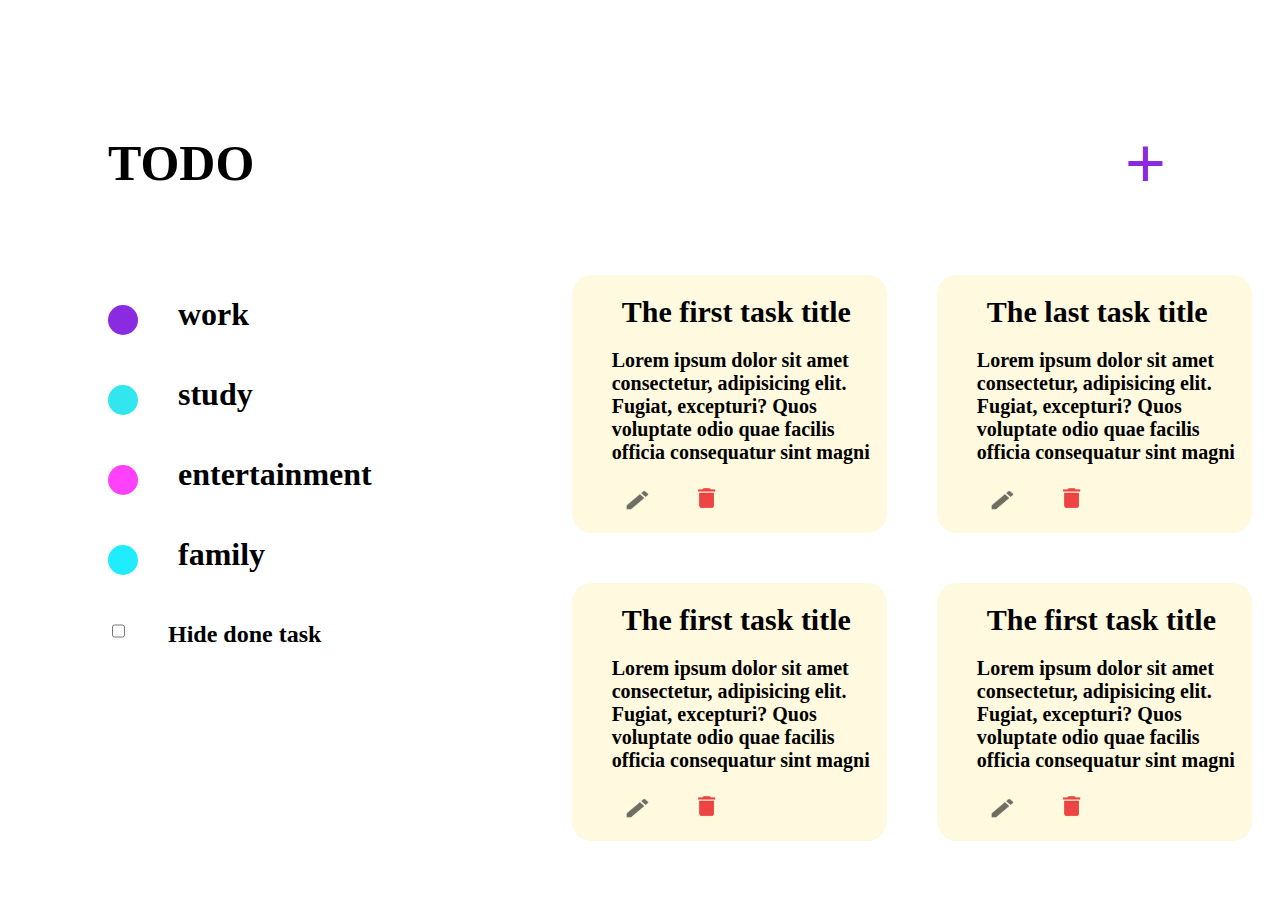
<file: index.html>
<!DOCTYPE html>
<html lang="en">
<head>
    <meta charset="UTF-8">
    <meta name="viewport" content="width=device-width, initial-scale=1.0">
    <title>Document</title>
    <link rel="stylesheet" href="./style.css">
</head>
<body>
    <div class="all">
        <h1 class="h11">TODO</h1>
        <button class="btnADD">+</button>
    </div>
    <div class="big">
        <div style="margin-left: 100px;">
            <div class="simpl">
                <p style="width: 30px; height: 30px; background-color: blueviolet; border-radius: 40px; margin-top: 30px;"></p>
                <h1>work</h1>
            </div>
            <div class="simpl">
                <p style="width: 30px; height: 30px; background-color: rgb(50, 230, 240); border-radius: 40px; margin-top: 30px;"></p>
                <h1>study</h1>
            </div>
            <div class="simpl">
                <p style="width: 30px; height: 30px; background-color: rgb(255, 66, 249); border-radius: 40px; margin-top: 30px;"></p>
                <h1>entertainment</h1>
            </div>
            <div class="simpl">
                <p style="width: 30px; height: 30px; background-color: rgb(32, 236, 255); border-radius: 40px; margin-top: 30px;"></p>
                <h1>family</h1>
            </div>
            <div style="display: flex;" class="simpl">
                <!-- <p style="width: 20px; height: 20px; background-color: rgb(255, 255, 255);border: 2px solid black; margin-top: 30px;"></p> -->
                <input type="checkbox" name="" id="">
                <h2 style="margin-top: 26px;">Hide done task</h2>
            </div>
        </div>
        <div class="box"></div>
    </div>
    <dialog class="dialogADD">
        <div style="display: flex;" class="x">
            <h1 class="h2">TASK</h1>
            <button  class="xx">X</button>
        </div>
        <label for="for"  class="leb">Title</label><br><br>
        <input type="text" class="inp" id="for"   placeholder="Placeholder text">
        <br><br>
        <label for="form" class="leb1">Description</label><br><br>
        <input type="text"  id="form" class="inp1" placeholder="Placeholder text">
        <br><br>
        <div class="btnn">
            <button class="btnSAVE">SAVE</button>
            <button class="btnCANCEL">CANCEL</button>
        </div>
    </dialog>
    <dialog  class="dialogEdit">
        <input type="text" class="inp55" /><br>
        <input type="text" class="inp66" /><br>
        <div style="display: flex; width: 100%; gap: 20px; padding-top: 15px; margin: auto;" class="">
        <button style="width: 18%;" class="btnnEdit">Edit</button><br>
        <button style="width: 20%" class="closeEdit">closeEdit</button>
        </div>
  </dialog>
    <script src="./main.js"></script>
</body>
</html>
</file>
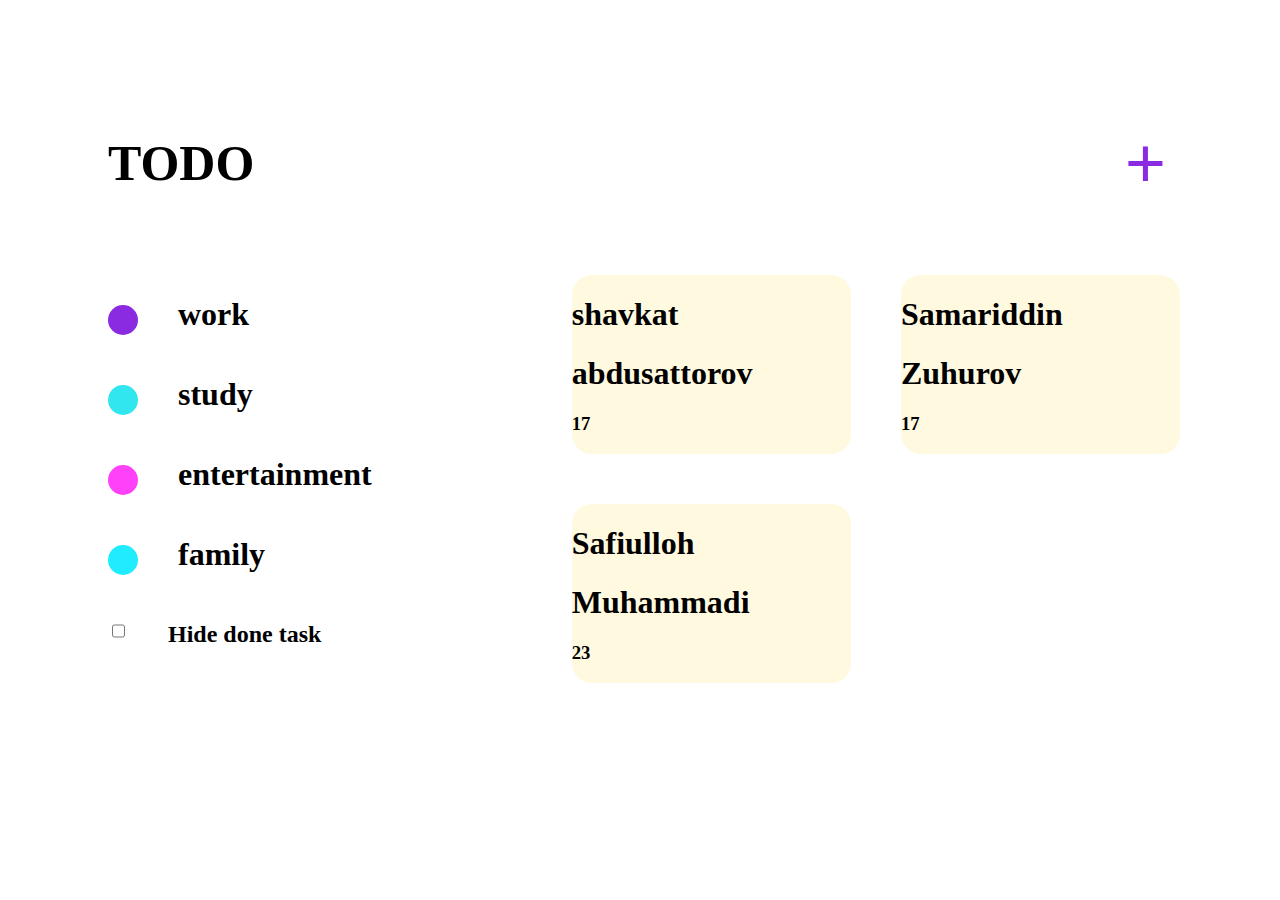
<file: Новая папка/index.html>
<!DOCTYPE html>
<html lang="en">
<head>
    <meta charset="UTF-8">
    <meta name="viewport" content="width=device-width, initial-scale=1.0">
    <title>Document</title>
    <link rel="stylesheet" href="./style.css">
</head>
<body>
    <div class="all">
        <h1 class="h11">TODO</h1>
        <button class="btnADD">+</button>
    </div>
    <div class="big">
        <div style="margin-left: 100px;">
            <div class="simpl">
                <p style="width: 30px; height: 30px; background-color: blueviolet; border-radius: 40px; margin-top: 30px;"></p>
                <h1>work</h1>
            </div>
            <div class="simpl">
                <p style="width: 30px; height: 30px; background-color: rgb(50, 230, 240); border-radius: 40px; margin-top: 30px;"></p>
                <h1>study</h1>
            </div>
            <div class="simpl">
                <p style="width: 30px; height: 30px; background-color: rgb(255, 66, 249); border-radius: 40px; margin-top: 30px;"></p>
                <h1>entertainment</h1>
            </div>
            <div class="simpl">
                <p style="width: 30px; height: 30px; background-color: rgb(32, 236, 255); border-radius: 40px; margin-top: 30px;"></p>
                <h1>family</h1>
            </div>
            <div style="display: flex;" class="simpl">
                <!-- <p style="width: 20px; height: 20px; background-color: rgb(255, 255, 255);border: 2px solid black; margin-top: 30px;"></p> -->
                <input type="checkbox" name="" id="">
                <h2 style="margin-top: 26px;">Hide done task</h2>
            </div>
        </div>
        <div class="box"></div>
    </div>
    <dialog class="dialogADD">
        <div class="x">
            <h1 class="h2">TASK</h1>
            <button class="xx">X</button>
        </div>
        <label for="for"  class="leb">Title</label><br><br>
        <input type="text" class="inp" id="for"   placeholder="Placeholder text">
        <br><br>
        <label for="form" class="leb1">Description</label><br><br>
        <input type="text"  id="form" class="inp1" placeholder="Placeholder text">
        <br><br>
        <div class="btnn">
            <button class="btnSAVE">SAVE</button>
            <button class="btnCANCEL">CANCEL</button>
        </div>
    </dialog>
    <dialog class="dialogEdit">
        <input type="text" class="inp55" />
        <input type="text" class="inp66" />
        <button class="btnnEdit">Edit</button>
        <button class="closeEdit">closeEdit</button>
  </dialog>
    <script src="./main.js"></script>
</body>
</html>
</file>
<file: style.css>
.all{
    display: flex;
    justify-content: space-between;
    margin-top: 100px;
}
.h11{
    margin-left: 100px;
    font-size: 50px;
}
.btnADD{
    margin-right: 100px;
    font-size: 70px;
    color: blueviolet;
    border: none;
    background-color: white ;
}
.simpl{
    display: flex;
    gap: 40px;
}
.h2{
    /* color: lightseagreen; */
    color: green;
    font-weight: 500;
}
.big{
    margin-top: 50px;
    display: flex;
}
.x{
    display: flex;
    justify-content: space-around;
}
.xx{
    border: none;
    background-color: white;
    font-size: 30px;
}
.leb{
    font-size: 30px;
    color: rgb(12, 36, 255);
}
.leb1{
    font-size: 30px;
}
.inp{
    width: 300px;
    height: 30px;
}
.inp1{
    width: 300px;
    height: 30px;
}
.btnSAVE{
    background-color: rgb(43, 0, 255);
    width: 90px;
    font-size: 20px;
    border-radius: 10px;
}
.btnCANCEL{
    background-color: rgb(252, 252, 252);
    width: 120px;
    font-size: 20px;
    border-radius: 10px;
}

/* Барои елементои JS */

.box{
    display: flex;
    flex-wrap: wrap;
    gap: 50px;
    margin-left: 200px;
}
.content
{
    background-color: #fff9Df;
    width: 45%;
    border-radius: 20px;
}
.icons{
    display: flex;
    gap: 40px;
    margin-left: 50px;
    margin-bottom: 19px;
}
.name{
    font-size: 30px;
    margin-left: 50px;
}
.balig{
    font-size: 20px;
    margin-left: 40px;
}
.Edit{
    width: 30px;
    height: 30px;
}
.delate{
    width: 30px;
    height: 30px;
}
.block2{
    display: flex;
}
.checkbox{
    margin-left: 300px;
}
.btnnEdit{
    color: green;
}
.chaked{
    color: red;
    text-decoration: line-through;
}
.inp55{
    width: 280px;
    margin: auto;
    padding-top: 5px;
    padding-bottom: 5px;
    padding-left: 10px;
    padding-right: 10px;
    font-size: 20px;
    font-weight: 500;
    border-radius: 10px;
    margin-bottom: 10px;
}
.inp66{
    width: 280px;
    margin: auto;
    padding-top: 5px;
    padding-bottom: 5px;
    padding-left: 10px;
    padding-right: 10px;
    font-size: 20px;
    font-weight: 500;
    border-radius: 10px;
}
.dialogEdit{
    width: 400px;
    padding-left: 30px;
    padding-right: 30px;
    padding-top: 20px;
    padding-bottom: 20px;
}
</file>
<file: Новая папка/style.css>
.all{
    display: flex;
    justify-content: space-between;
    margin-top: 100px;
}
.h11{
    margin-left: 100px;
    font-size: 50px;
}
.btnADD{
    margin-right: 100px;
    font-size: 70px;
    color: blueviolet;
    border: none;
    background-color: white ;
}
.simpl{
    display: flex;
    gap: 40px;
}
.h2{
    color: lightseagreen;
}
.big{
    margin-top: 50px;
    display: flex;
}
.x{
    display: flex;
    justify-content: center;
    gap: 400px;
}
.xx{
    border: none;
    background-color: white;
    font-size: 30px;
}
.leb{
    font-size: 30px;
    color: rgb(12, 36, 255);
}
.leb1{
    font-size: 30px;
}
.inp{
    width: 300px;
    height: 30px;
}
.inp1{
    width: 300px;
    height: 30px;
}
.btnSAVE{
    background-color: rgb(43, 0, 255);
    width: 90px;
    font-size: 20px;
    border-radius: 10px;
}
.btnCANCEL{
    background-color: rgb(252, 252, 252);
    width: 120px;
    font-size: 20px;
    border-radius: 10px;
}

/* Барои елементои JS */

.box{
    display: flex;
    flex-wrap: wrap;
    gap: 50px;
    margin-left: 200px;
}
.content
{
    background-color: #fff9Df;
    width: 45%;
    border-radius: 20px;
}
.icons{
    display: flex;
    gap: 40px;
    margin-left: 50px;
    margin-bottom: 19px;
}
.name{
    font-size: 30px;
    margin-left: 50px;
}
.balig{
    font-size: 20px;
    margin-left: 40px;
}
.Edit{
    width: 30px;
    height: 30px;
}
.delate{
    width: 30px;
    height: 30px;
}
.block2{
    display: flex;
}
.checkbox{
    margin-left: 300px;
}

.chaked{
    color: red;
    text-decoration: line-through;
}
</file>
